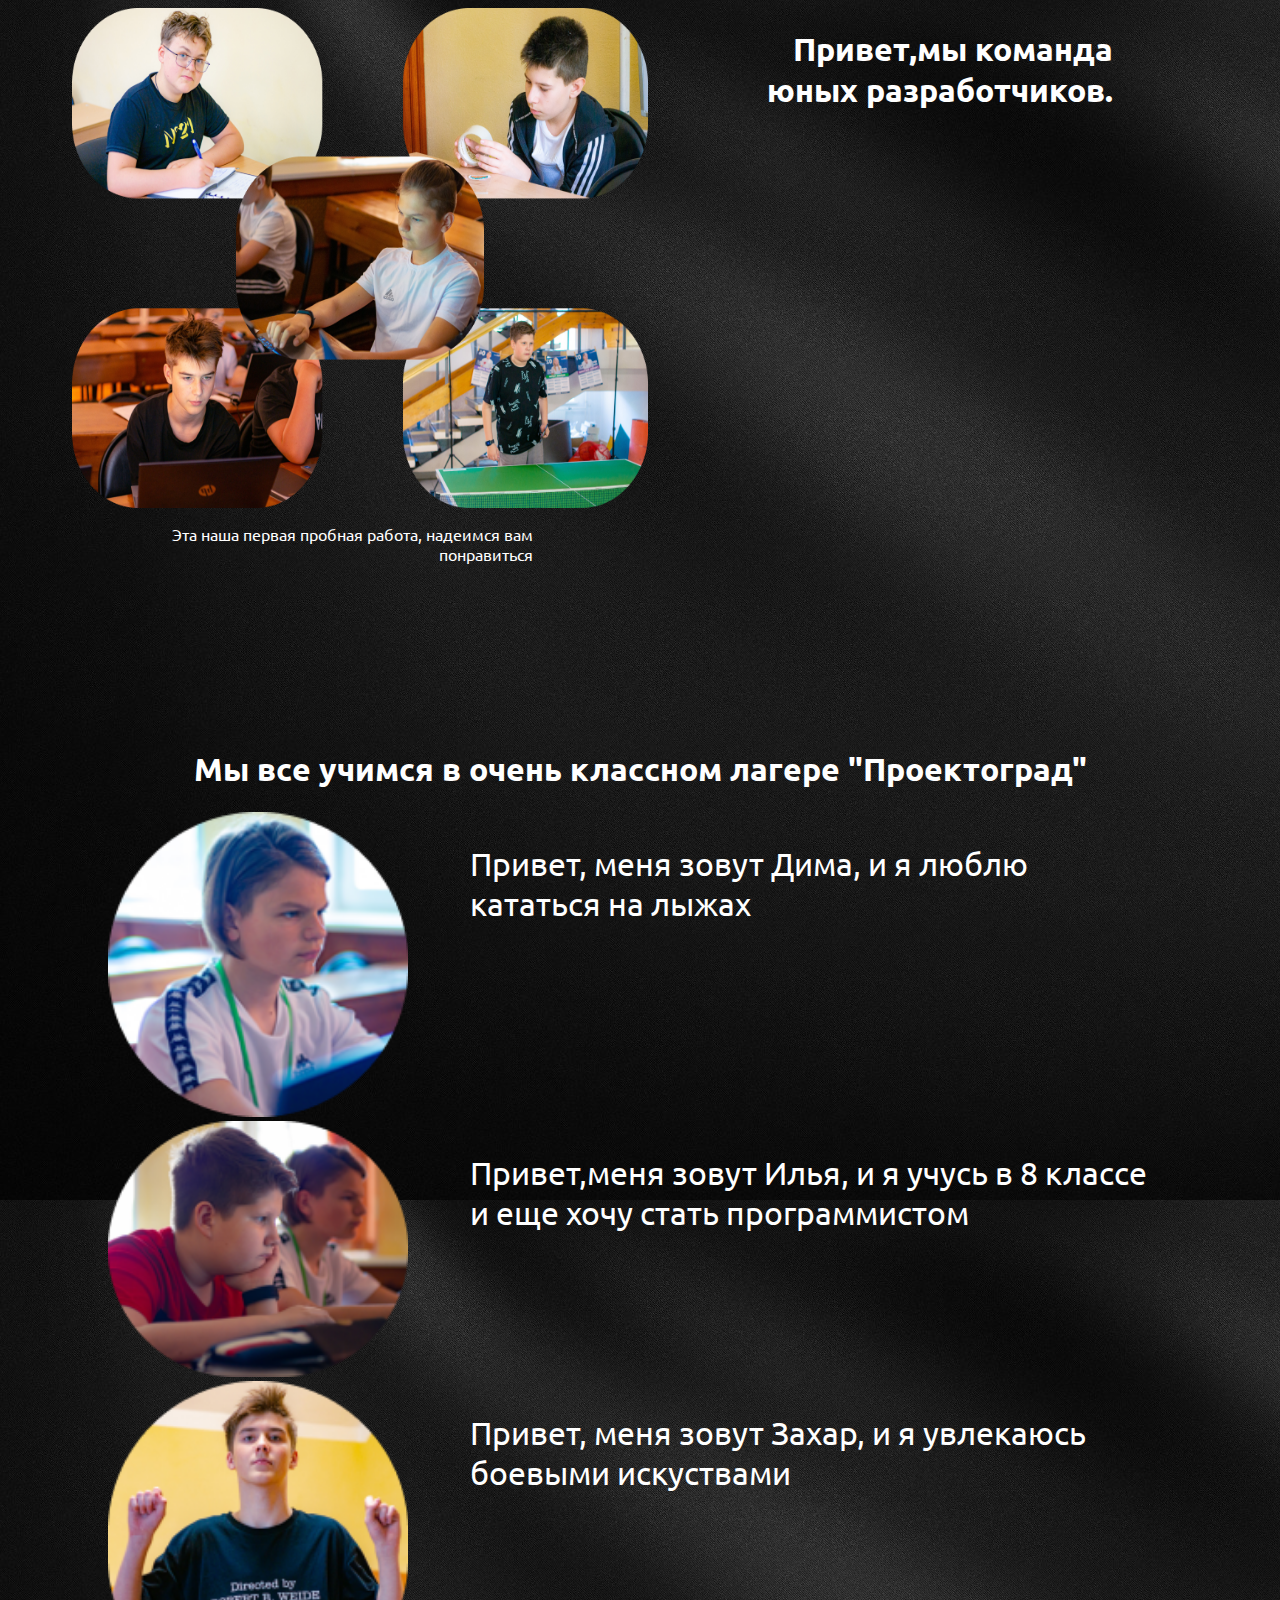
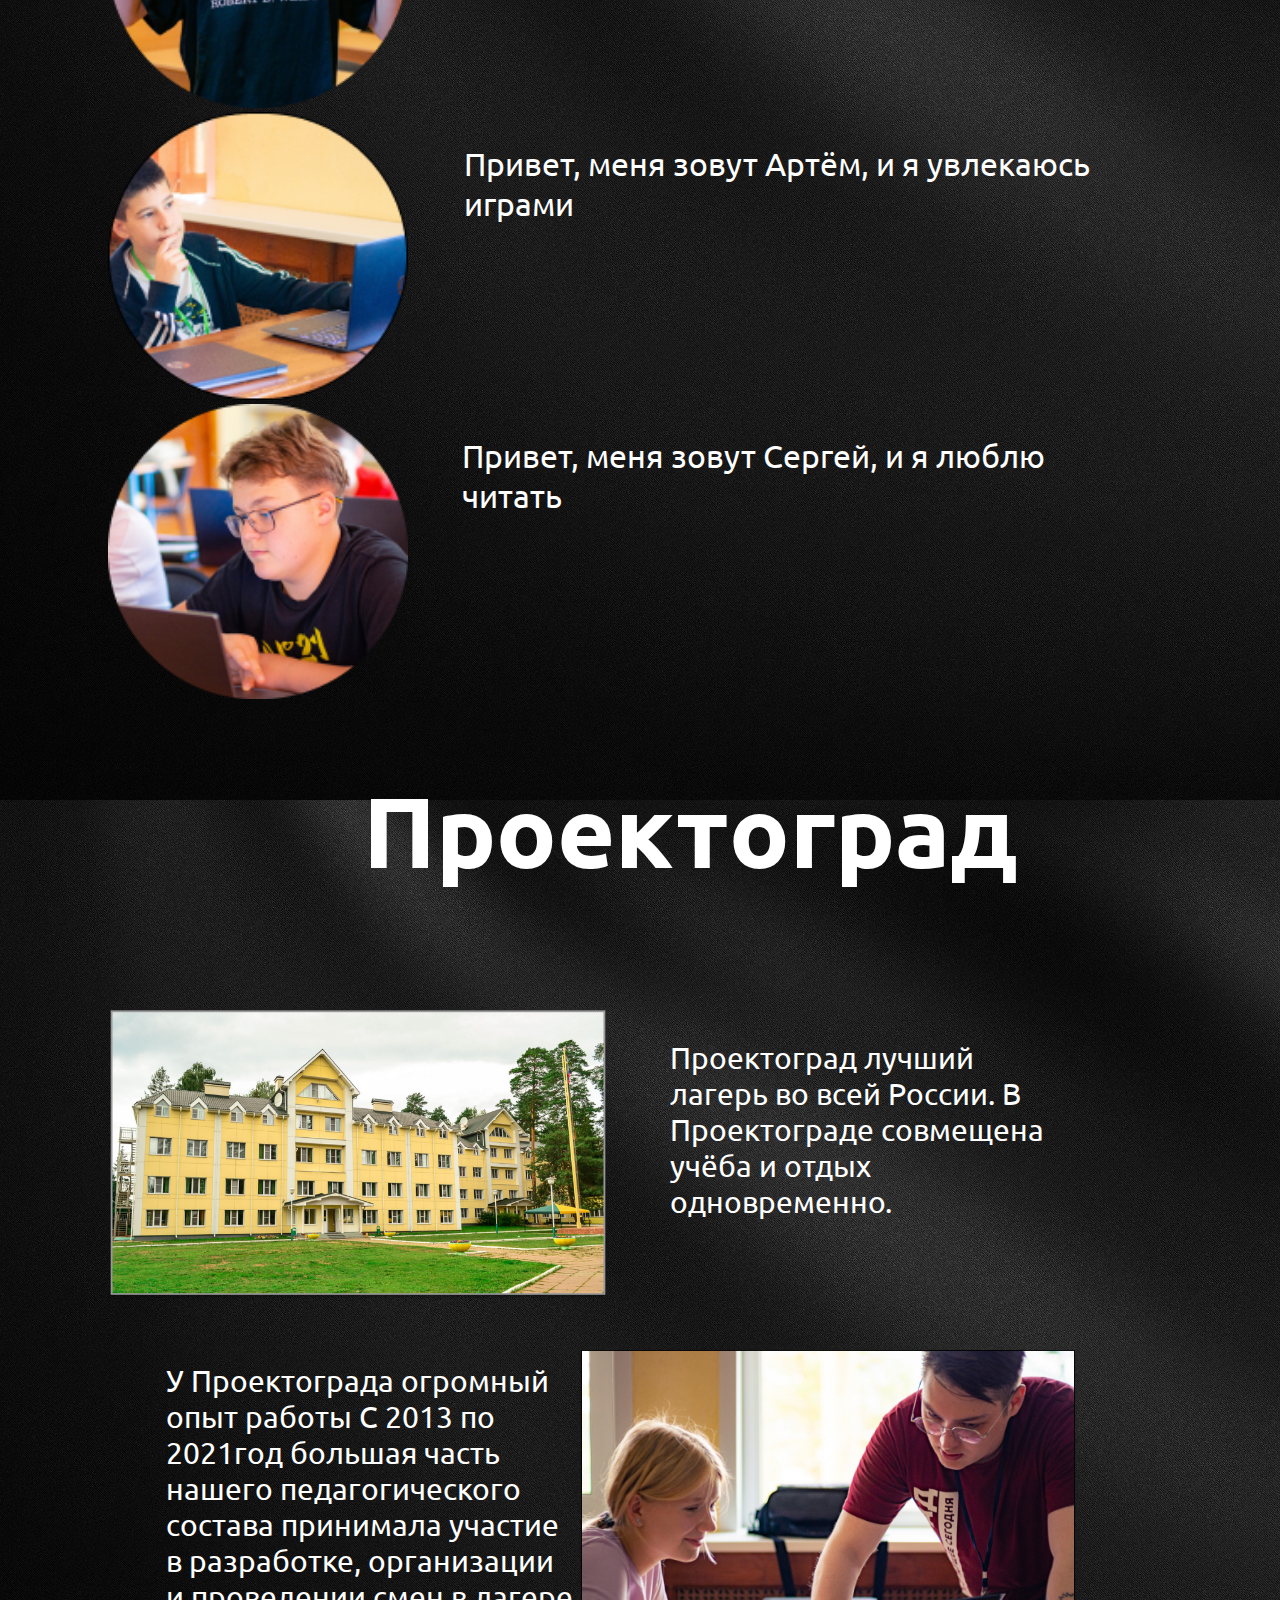
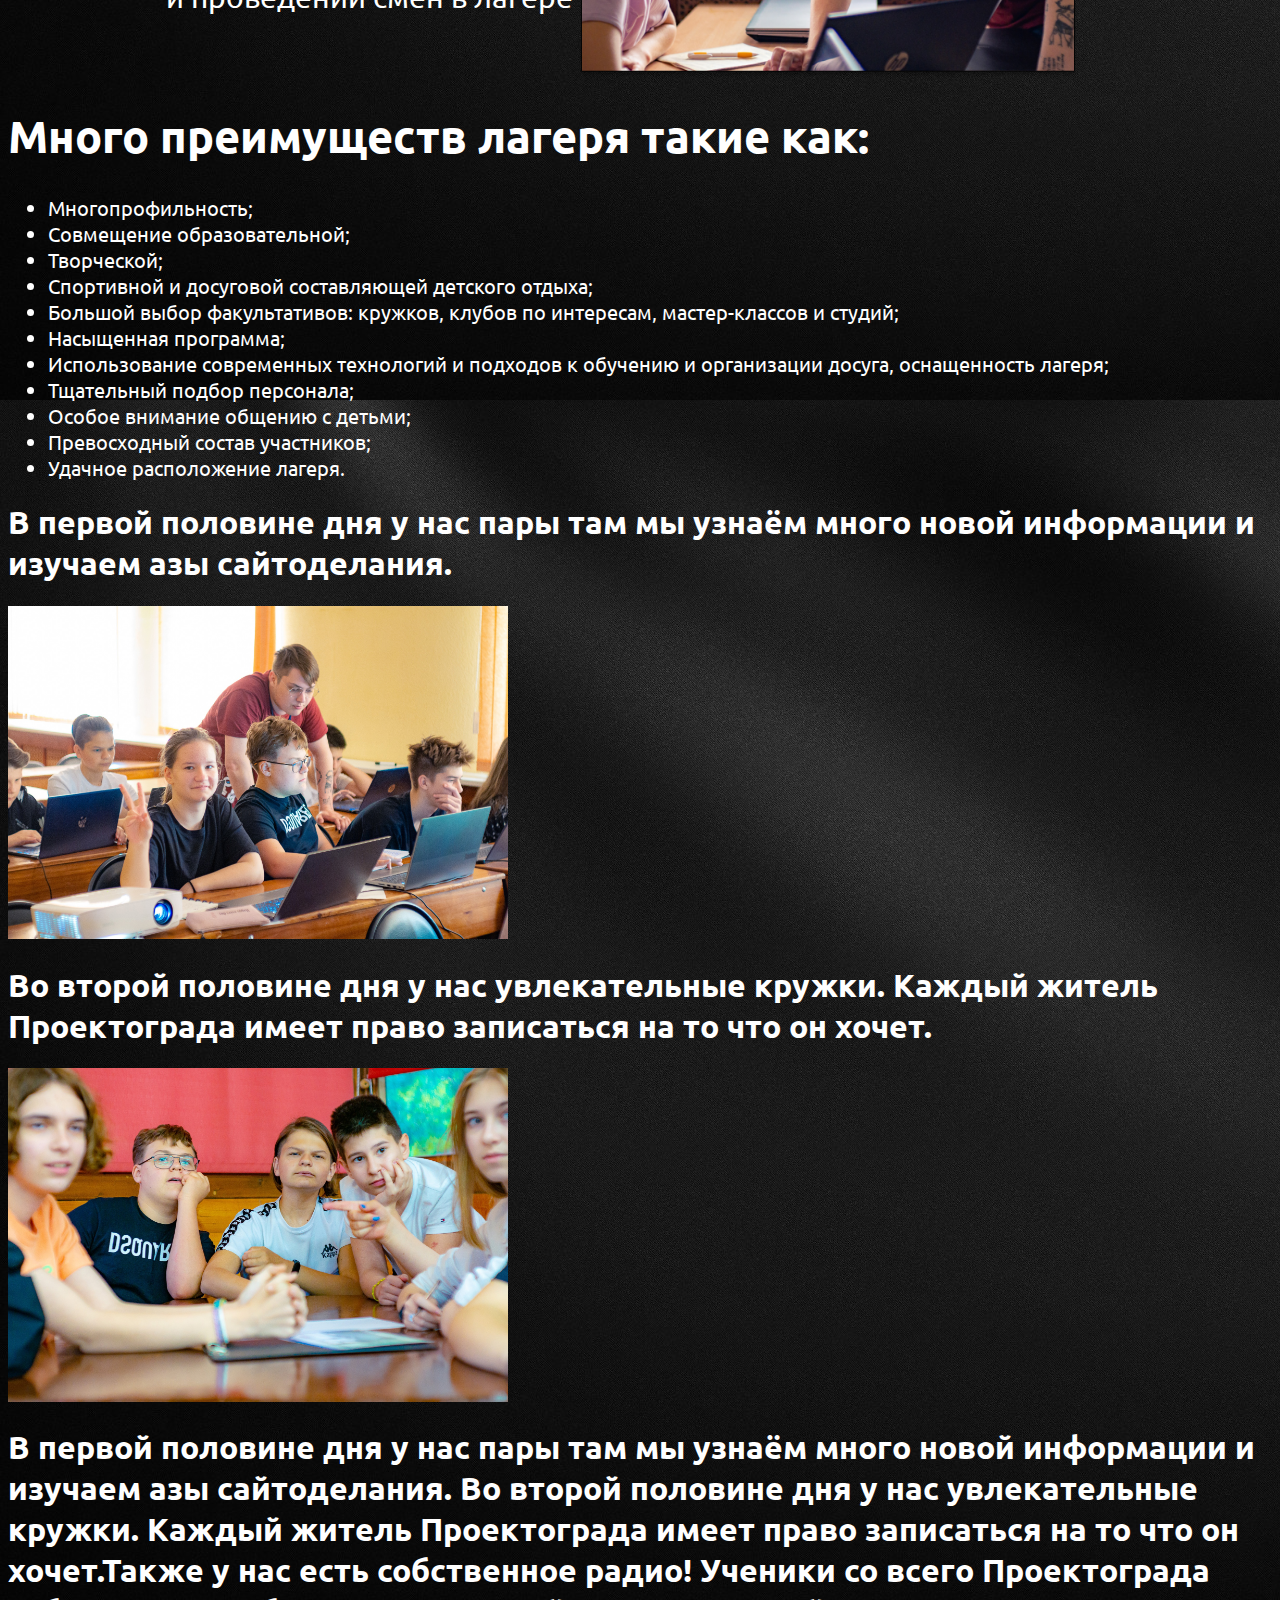
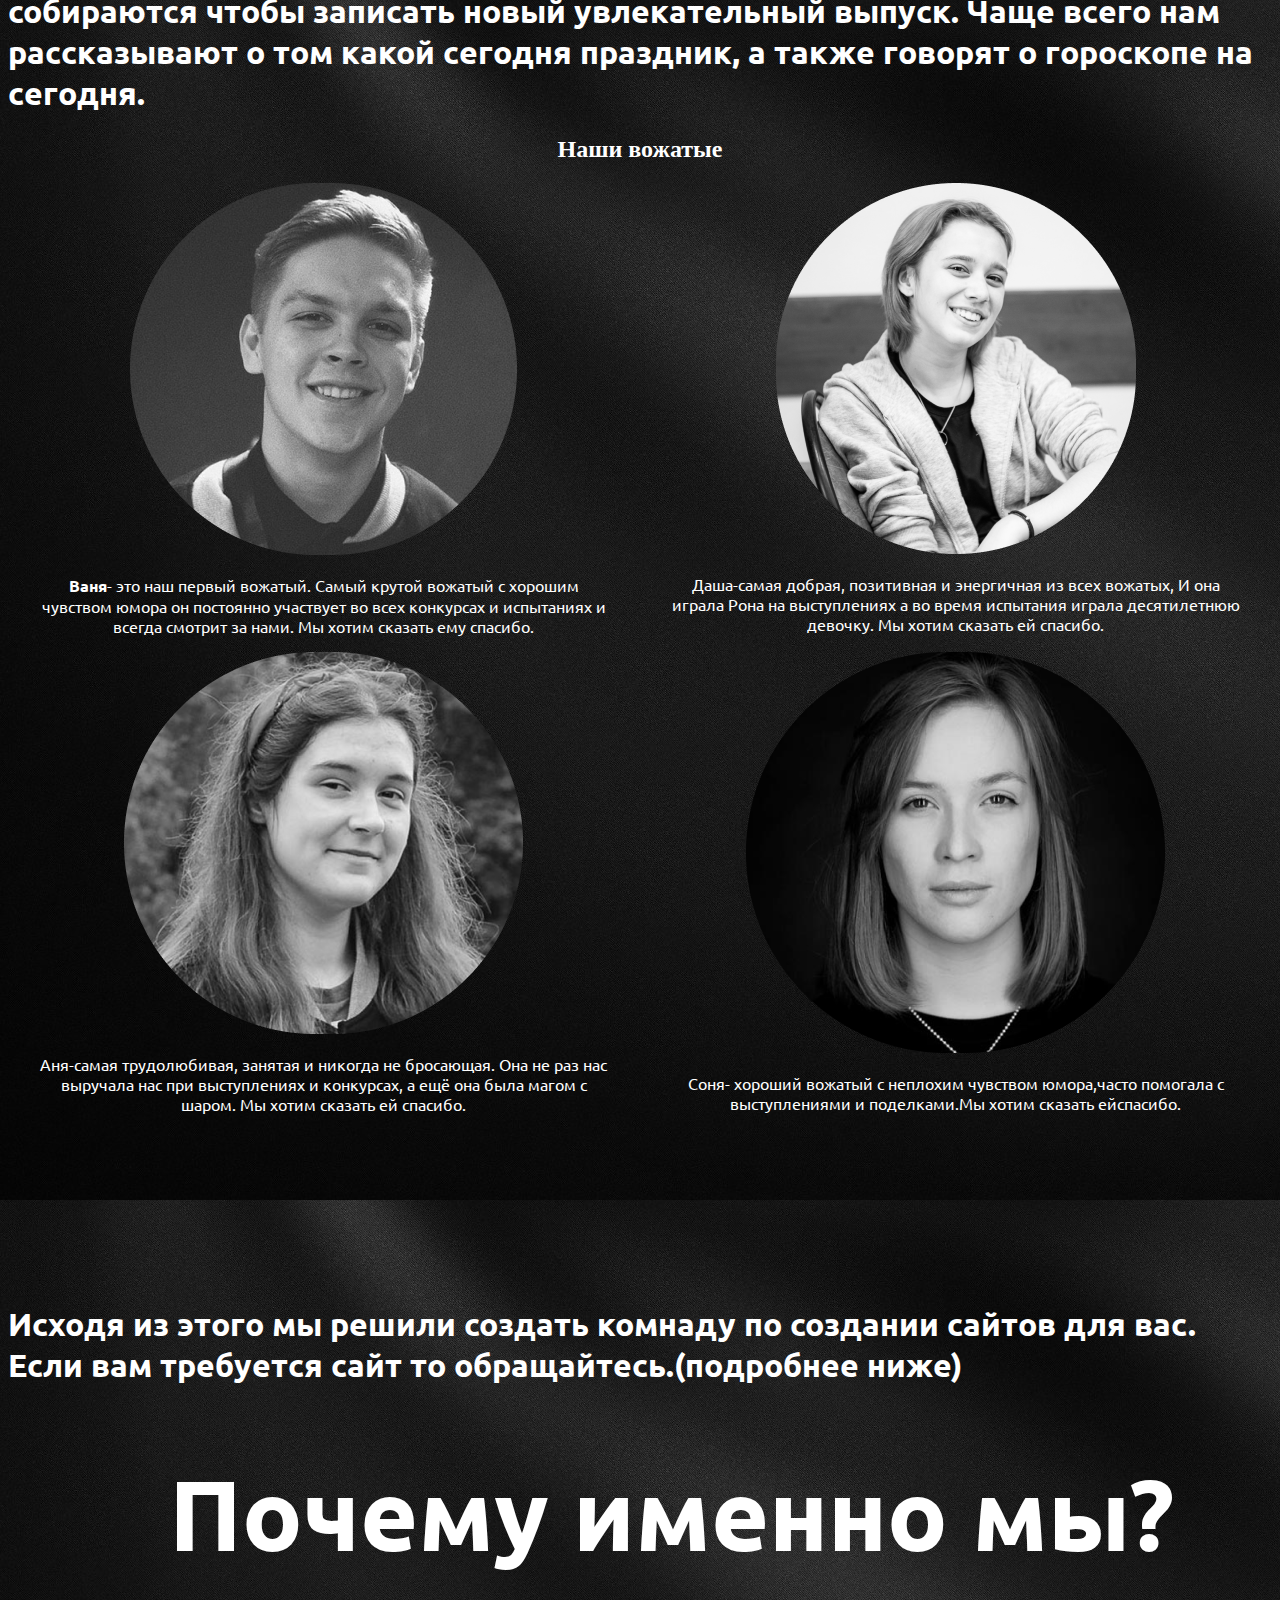
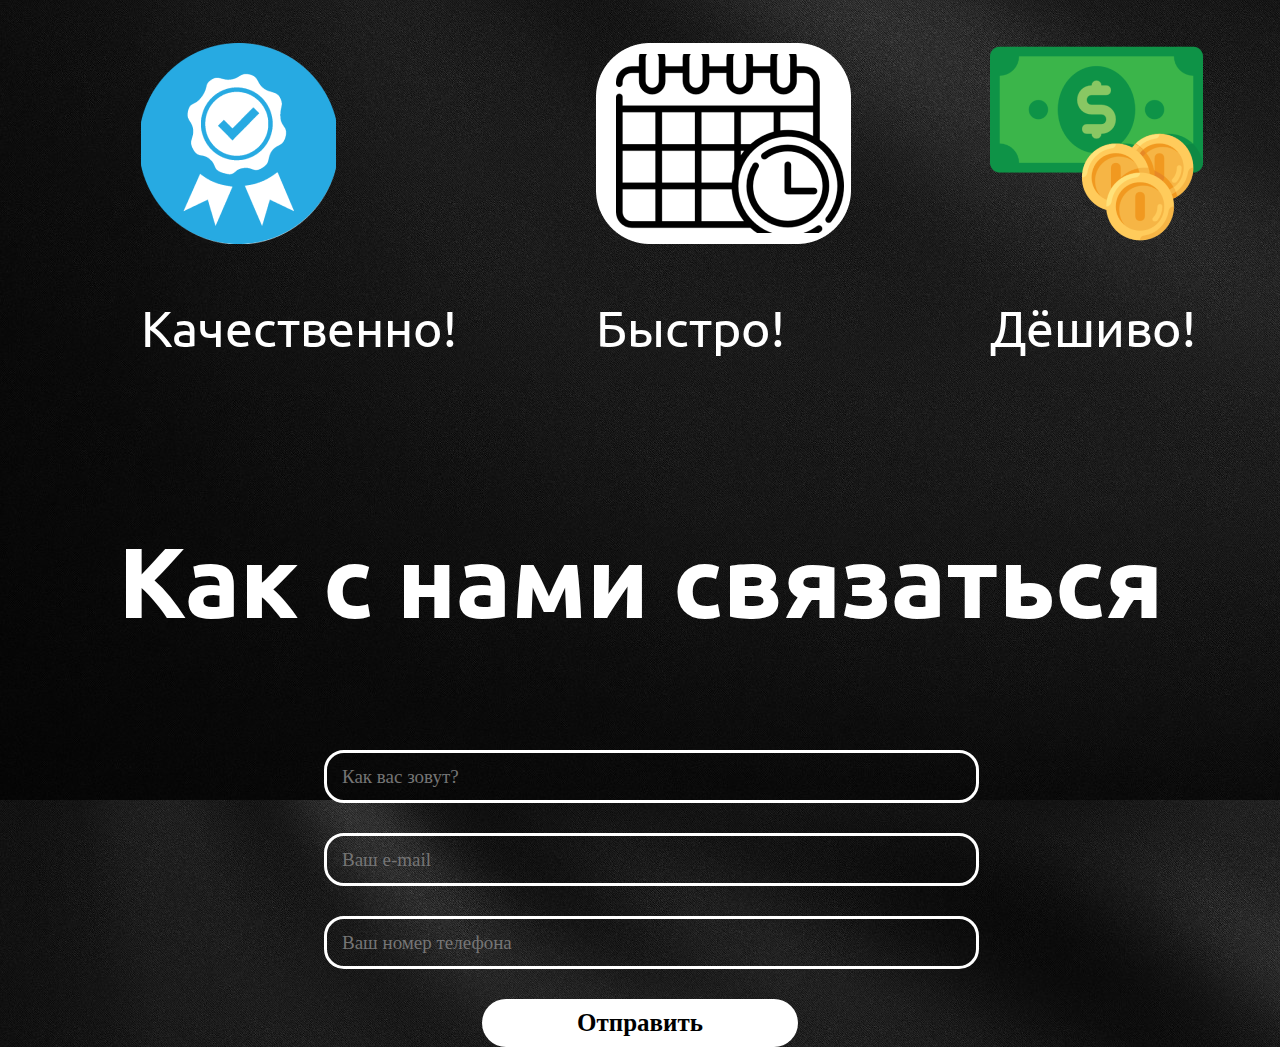
<file: index.html>
<!DOCTYPE html>
<html lang="en">
  <head>
    <link rel="stylesheet" href="main.css" />
    <title>BruhTeam</title>
  </head>
  <body>
    <link href="https://fonts.googleapis.com/css2?family=Ubuntu:ital,wght@0,300;0,400;0,500;0,700;1,300;1,400;1,500;1,700&display=swap" rel="stylesheet">
</head>
<body>
    <div class="blok1">
      <img src="/proektograd-leto/images/Group 3.png" class="group1" />
      <h1 class="text1">Привет,мы команда юных разработчиков.</h1>
      <p class="text1"> Эта наша первая пробная работа, надеимся вам понравиться</p>
    </div>
    <h1 class="zagalovok"> Мы все учимся в очень классном лагере "Проектоград"</h1>
    <div class="block2">
        <img src="/proektograd-leto/images/image 1.png" class="picture2">
        <p class="text2"> Привет, меня зовут Дима, и я люблю кататься на лыжах</p>
    </div>
    <div class="block2">
        <img src="/proektograd-leto/images/image 2.png" class="picture2">
        <p class="text2">Привет,меня зовут Илья, и я учусь в 8 классе и еще хочу стать программистом</p>
    </div>
    <div class="block2">
        <img src="/proektograd-leto/images/image 3.png" class="picture2">
        <p class="text2"> Привет, меня зовут Захар, и я увлекаюсь боевыми искуствами</p>
    </div>
    <div class="block2">
        <img src="/proektograd-leto/images/image 4.png" class="picture2">
        <p class="text2"> Привет, меня зовут Артём, и я увлекаюсь играми</p>
    </div>
    <div class="block2">
        <img src="/proektograd-leto/images/image 5.png" class="picture2">
        <p class="text2"> Привет, меня зовут Сергей, и я люблю читать</p>
    </div>
    <div class="block2">
        <h1 class="proektograd"> Проектоград</h1>
        <img src="/proektograd-leto/images/место 1.png" class="picture3">
        <p class="text3">Проектоград лучший лагерь во всей России. В Проектограде совмещена учёба и отдых одновременно.</p>
    </div>
    <div class="block2">
        <p class="text3"> У Проектограда огромный опыт работы С 2013 по 2021год большая часть нашего педагогического состава принимала участие в разработке, организации и проведении смен в лагере</p>
        <img src="/proektograd-leto/images/image 6.png" class="picture3">

    </div>
    <div class="block3">
        <h1 class="text4"> Много преимуществ лагеря такие как:</h1>
        <ul class="text5">
            <li>Многопрофильность;</li>
            <li>Совмещение образовательной;</li>
            <li>Творческой;</li>
            <li>Спортивной и досуговой составляющей детского отдыха;</li>
            <li>Большой выбор факультативов: кружков, клубов по интересам, мастер-классов и студий;</li>
            <li>Насыщенная программа;</li>
            <li>Использование современных технологий и подходов к обучению и организации досуга, оснащенность лагеря;</li>
            <li>Тщательный подбор персонала;</li>
            <li>Особое внимание общению с детьми;</li>
            <li>Превосходный состав участников;</li>
            <li>Удачное расположение лагеря.</li>
        </ul>
    </div>
    <div class="block3">
        <h1 class="text6"> В первой половине дня у нас пары там мы узнаём много новой информации и изучаем азы сайтоделания.</h1>
        <img src="/proektograd-leto/images/3blockp1.jpg" class="picture4">
        <h1 class="text6"> Во второй половине дня у нас увлекательные кружки. Каждый житель Проектограда имеет право записаться на то что он хочет.</h1>
        <img src="/proektograd-leto/images/nos.jpg" class="picture4">
        <h1 class="text6"> В первой половине дня у нас пары там мы узнаём много новой информации и изучаем азы сайтоделания. Во второй половине дня у нас увлекательные кружки. Каждый житель Проектограда имеет право записаться на то что он хочет.Также у нас есть собственное радио! Ученики со всего Проектограда собираются чтобы записать новый увлекательный выпуск. Чаще всего нам рассказывают о том какой сегодня праздник, а также говорят о гороскопе на сегодня.</h1>
    </div>
    <div class=blok-s-vozhatymi>
        <h2 class="Lol">Наши вожатые</h2>
        <div class="vozhatye">
            <div class="block4">
                <img src="/proektograd-leto/images/Савельев 1.png" class="Vozhatie">
                <p class="text7"><strong>Ваня</strong>- это наш первый вожатый. Самый крутой вожатый с хорошим чувством юмора он постоянно участвует во всех конкурсах и испытаниях и всегда смотрит за нами. Мы хотим сказать ему спасибо.</p1>
            </div>
            <div class="block4">
                <img src="/proektograd-leto/images/Даша 2 1.png" class="Vozhatie">
                <p class="text7">Даша-самая добрая, позитивная и энергичная из всех вожатых, И она играла Рона на выступлениях а во время испытания играла десятилетнюю девочку. Мы хотим сказать ей спасибо.</p>
            </div>
            <div class="block4">
                <img src="/proektograd-leto/images/Лобова 1.png" class="Vozhatie">
                <p class="text7">Аня-самая трудолюбивая, занятая и никогда не бросающая. Она не раз нас выручала нас при выступлениях и конкурсах,  а ещё она была магом с шаром. Мы хотим сказать ей спасибо.</p>
            </div>
            <div class="block4">
                <img src="/proektograd-leto/images/Хасанова 1.png" class="Vozhatie">
                <p class="text7">Соня- хороший вожатый с неплохим чувством юмора,часто помогала с выступлениями и поделками.Мы хотим сказать ейспасибо.</p>
            </div>
        </div>
    </div>
    <div>
    <h1 class="text7"> Исходя из этого мы решили создать комнаду по создании сайтов для вас. Если вам требуется сайт то обращайтесь.(подробнее ниже)</h1>
    </div>
    <div class="block5">
        <h1 class="text8"> Почему именно мы?</h1>
        <div class="flex">
            <div class="flex-container">
                <img src="/proektograd-leto/images/content_3 1.png" class="flex-image">
                <p class="flex-text">Качественно!</p>
            </div>
            <div class="flex-container">
                <img src="/proektograd-leto/images/Group 4.png" class="flex-image">
                <p class="flex-text">Быстро!</p>
            </div>
            <div class="flex-container">
                <img src="/proektograd-leto/images/money (1) 1.png" class="flex-image">
                <p class="flex-text">Дёшиво!</p >
            </div>
        </div>
    </div>
    <div class="block6"> 
        <h1 class="text8">Как с нами связаться</h1> 
        <form action="send.php" method="post" class="forma">
            <input type="text" name="fio" placeholder="Как вас зовут?" class="form-input">
            <input type="text" name="email" placeholder="Ваш e-mail" class="form-input">
            <input type="text" name="phone" placeholder="Ваш номер телефона" class="form-input">
            <input type="submit" value="Отправить" class="form-button">
            </form>
    </div>
  </body>
</html>
</file>
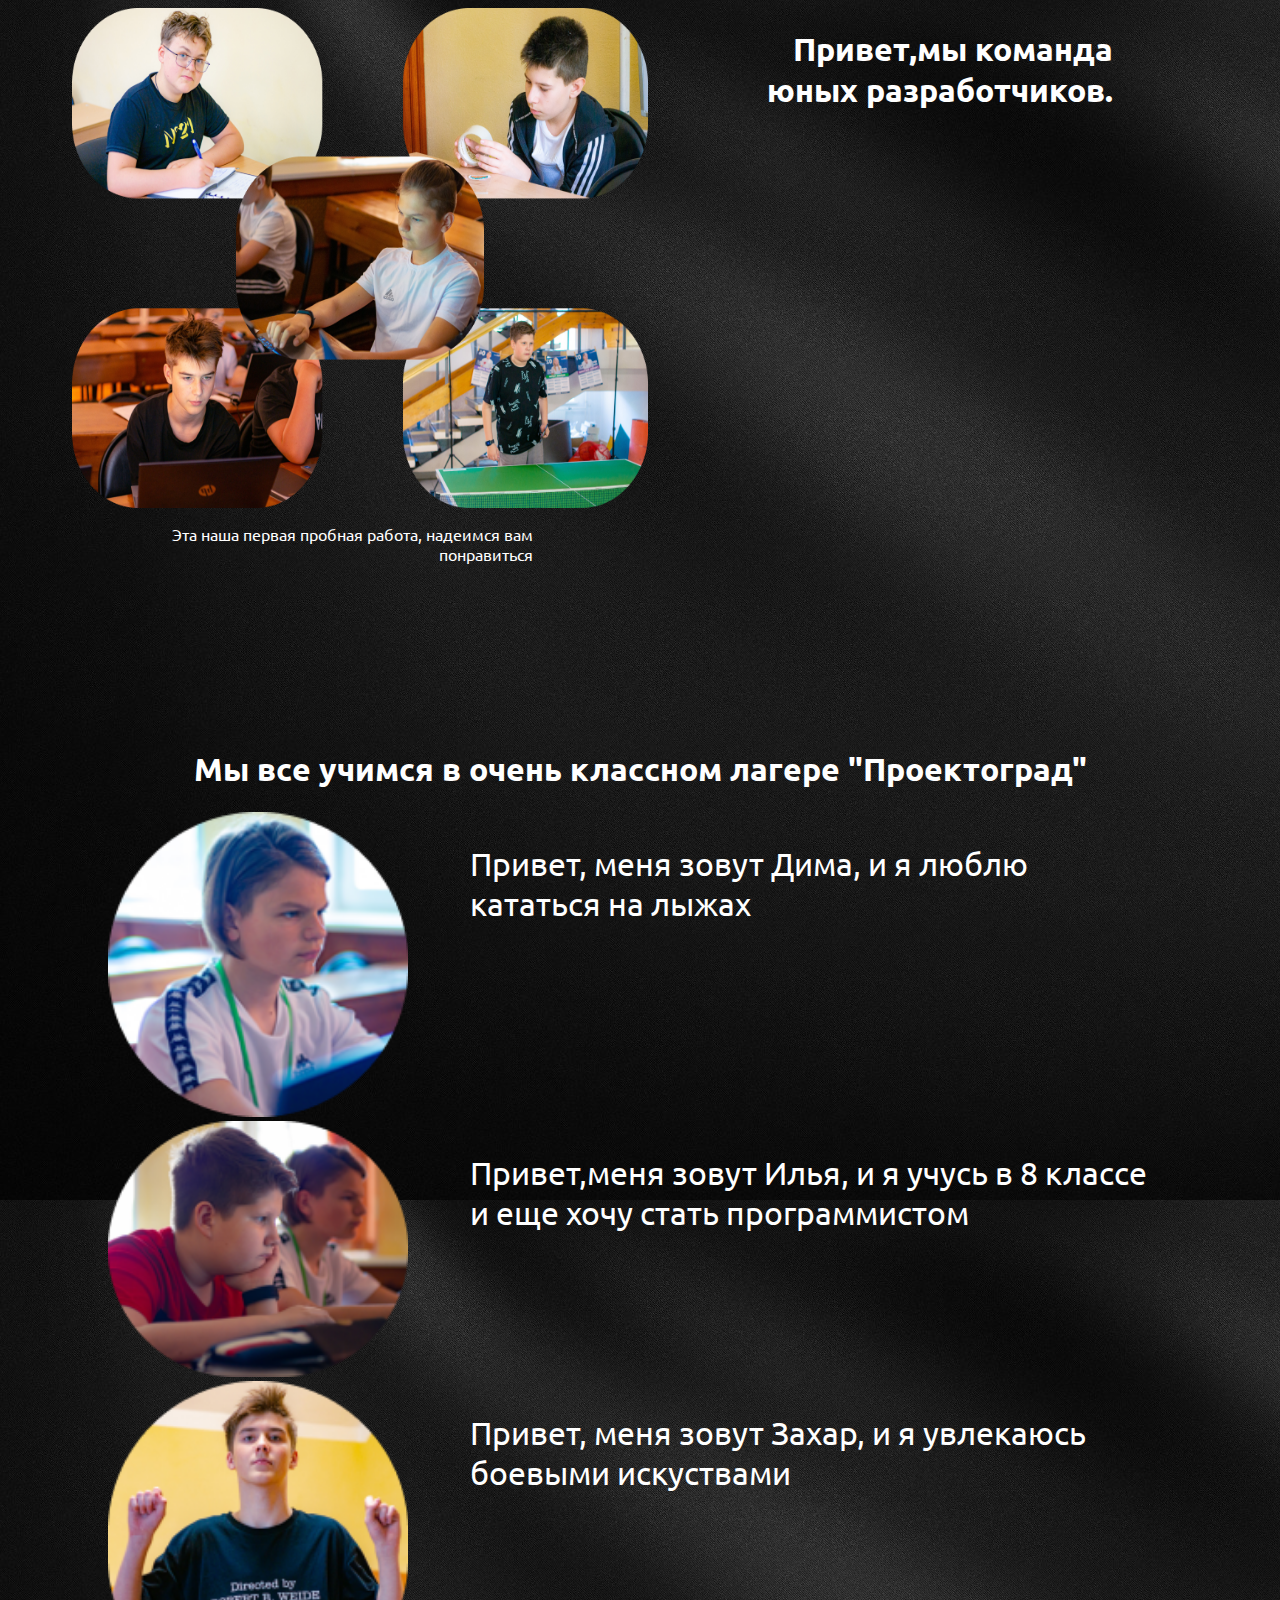
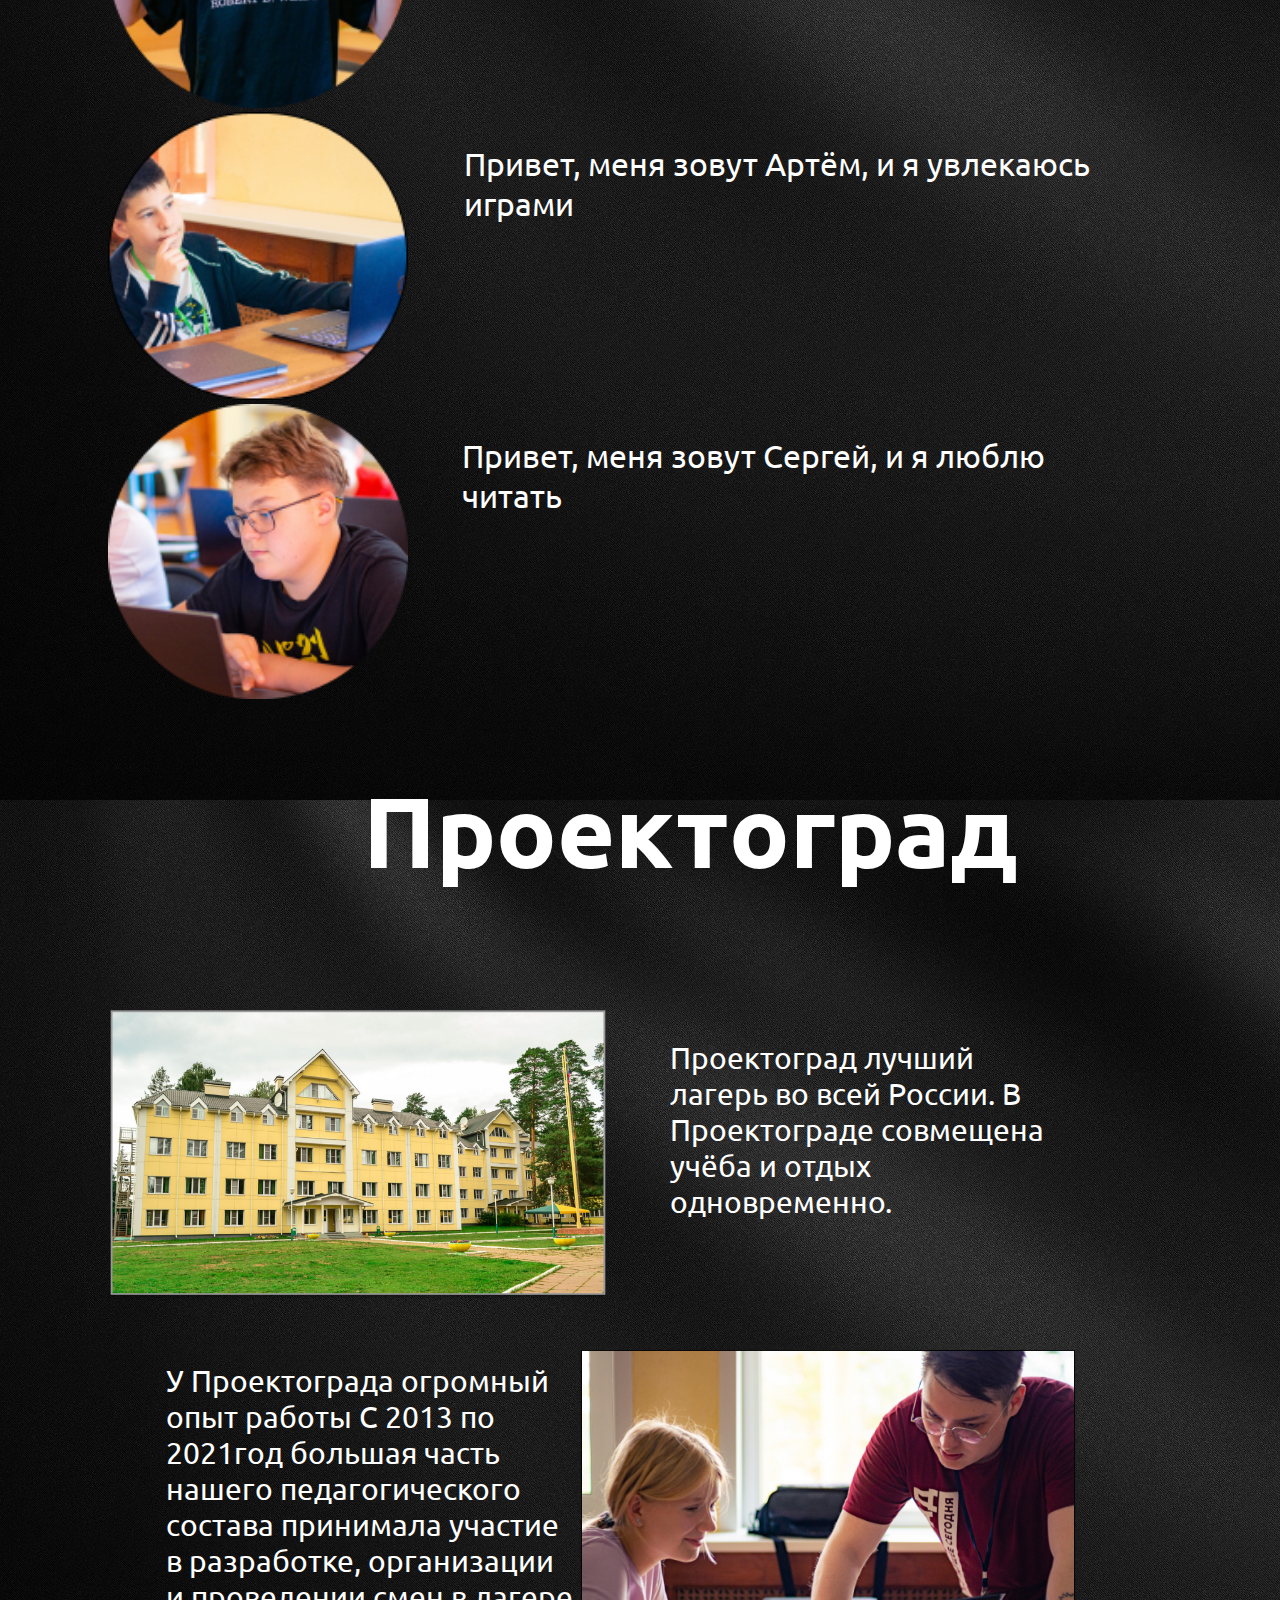
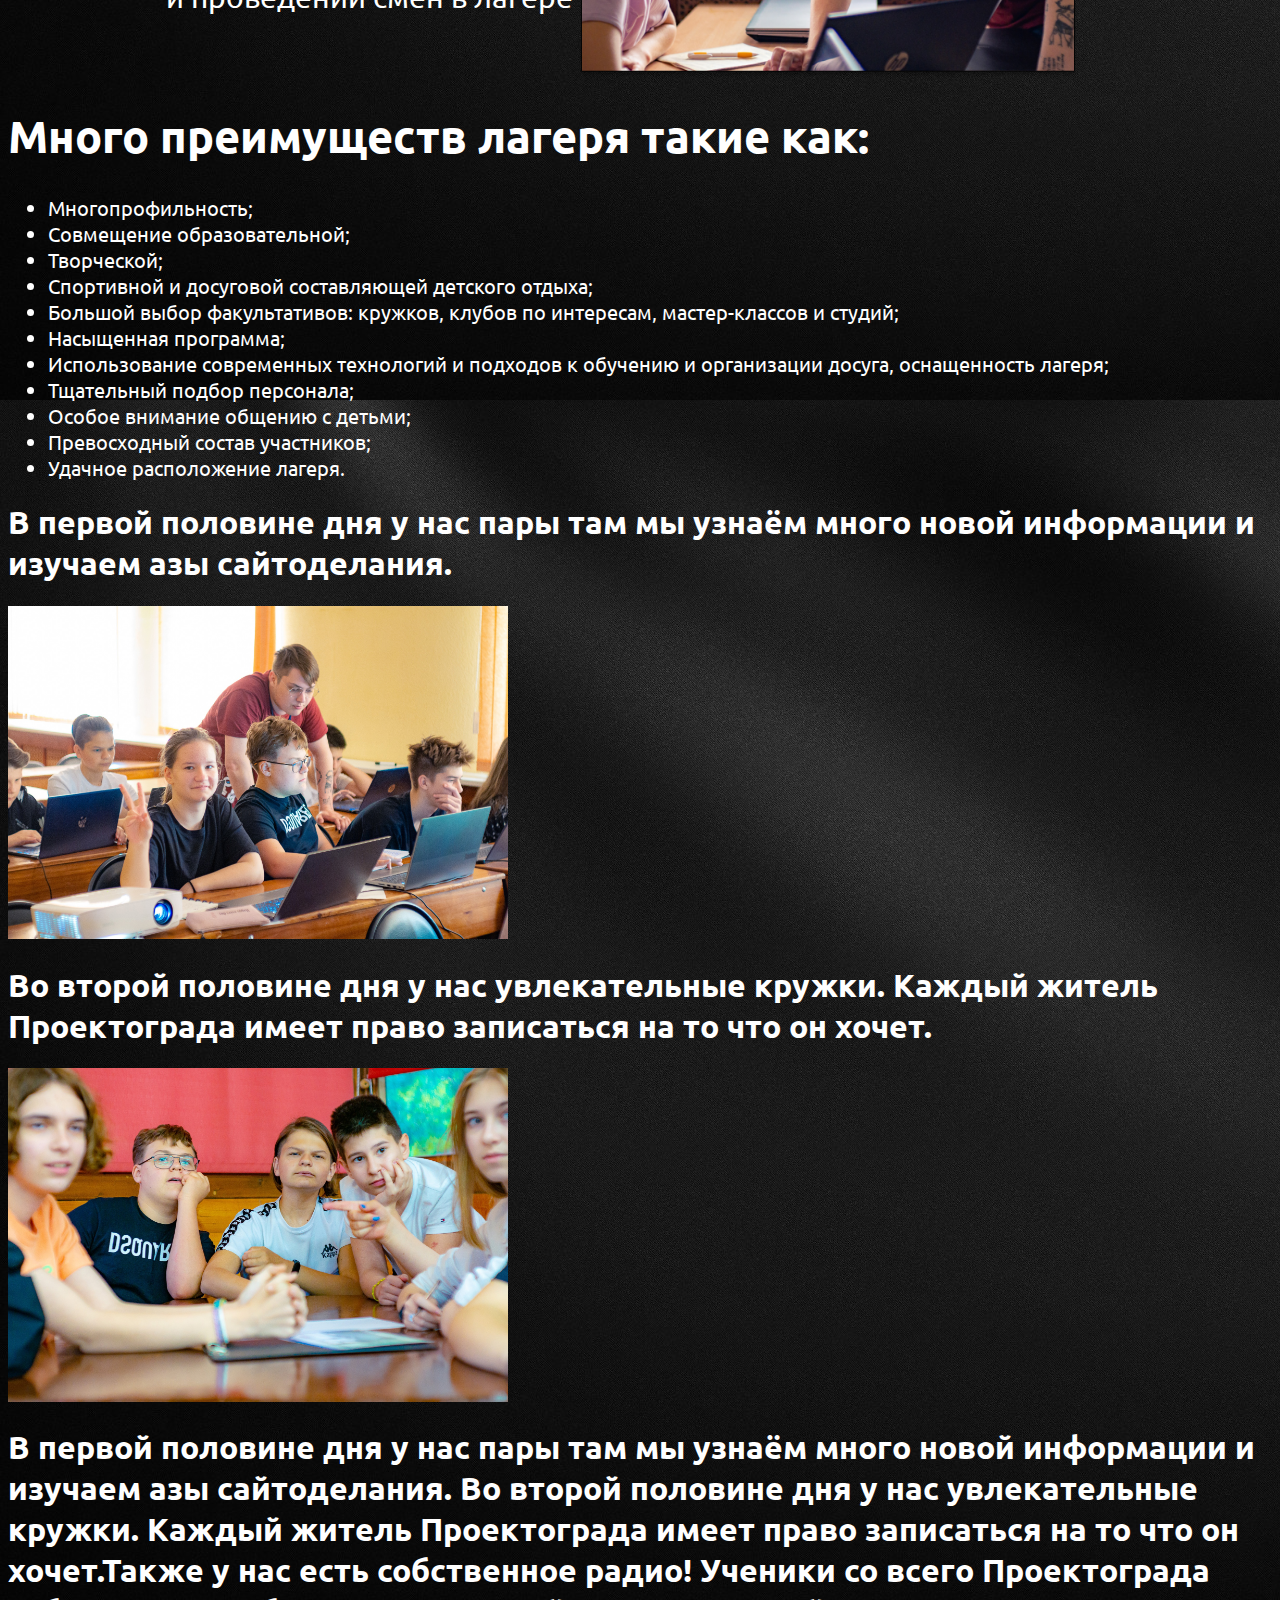
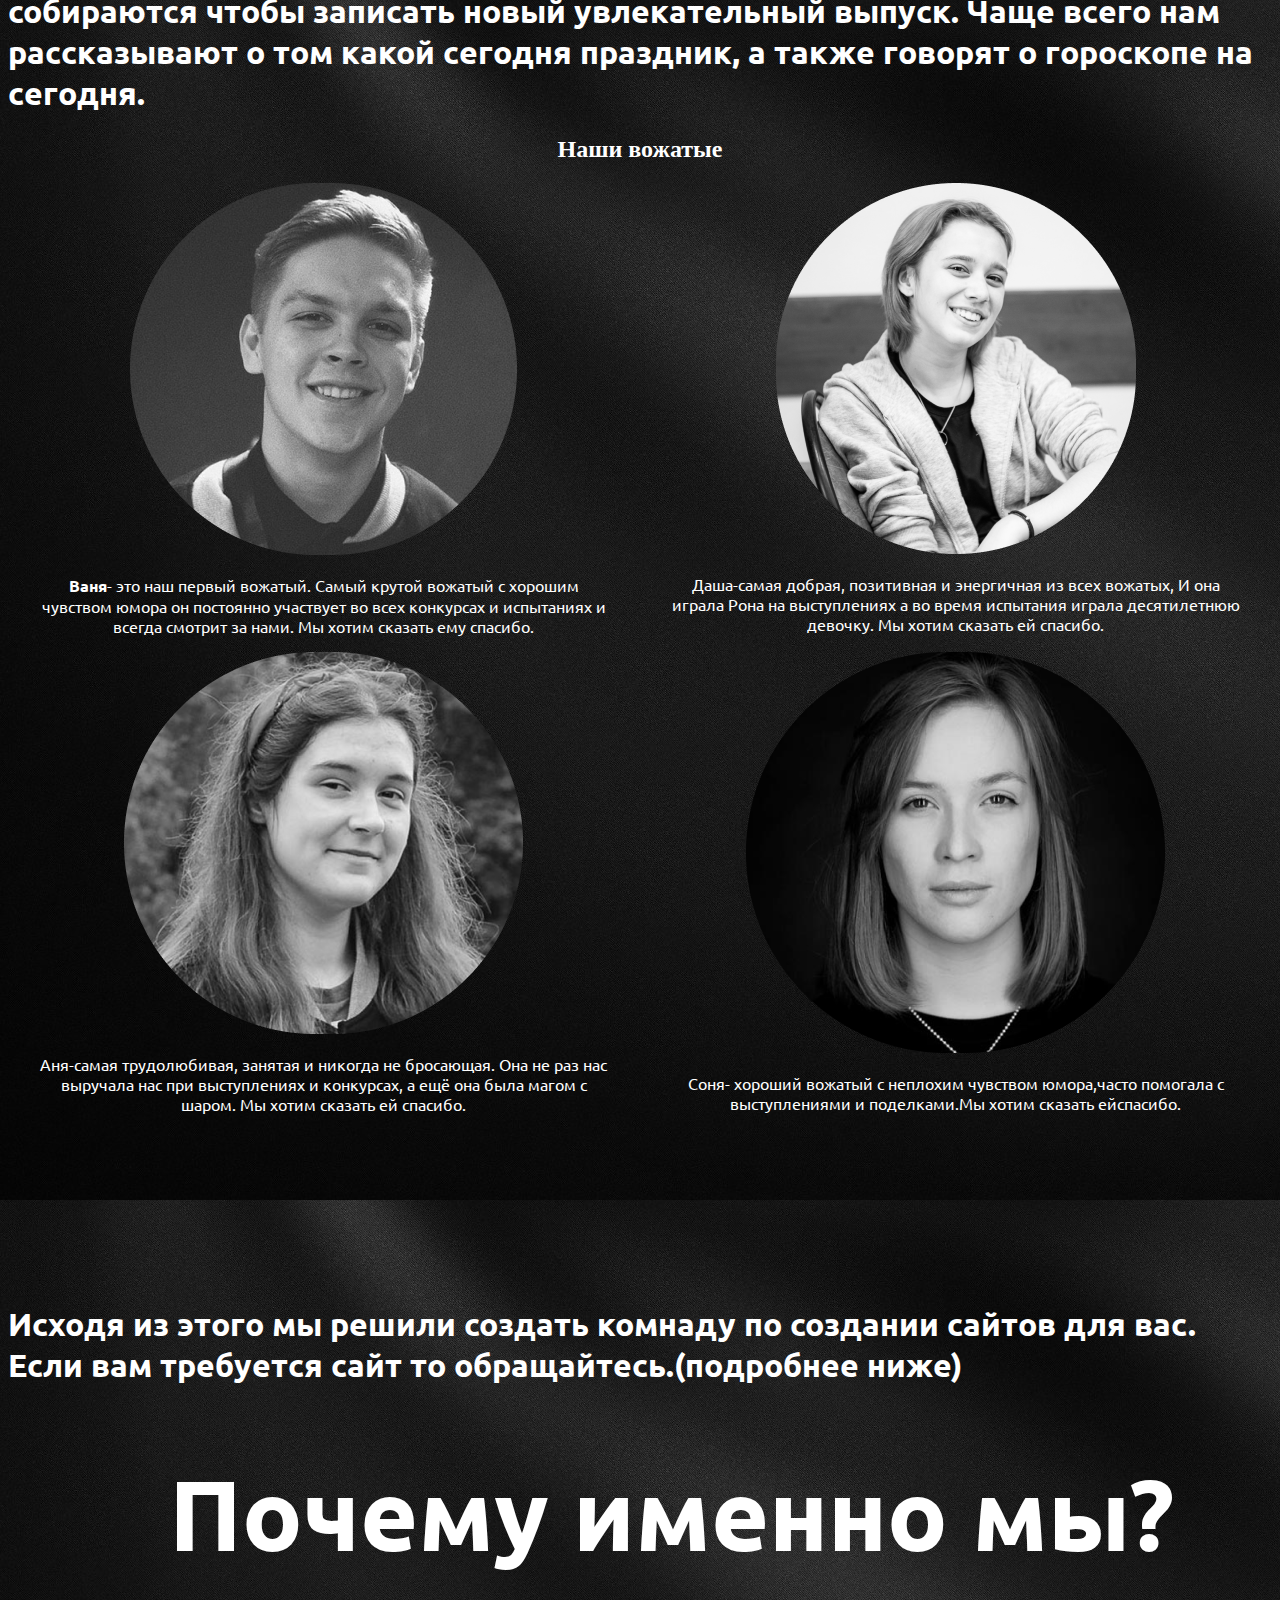
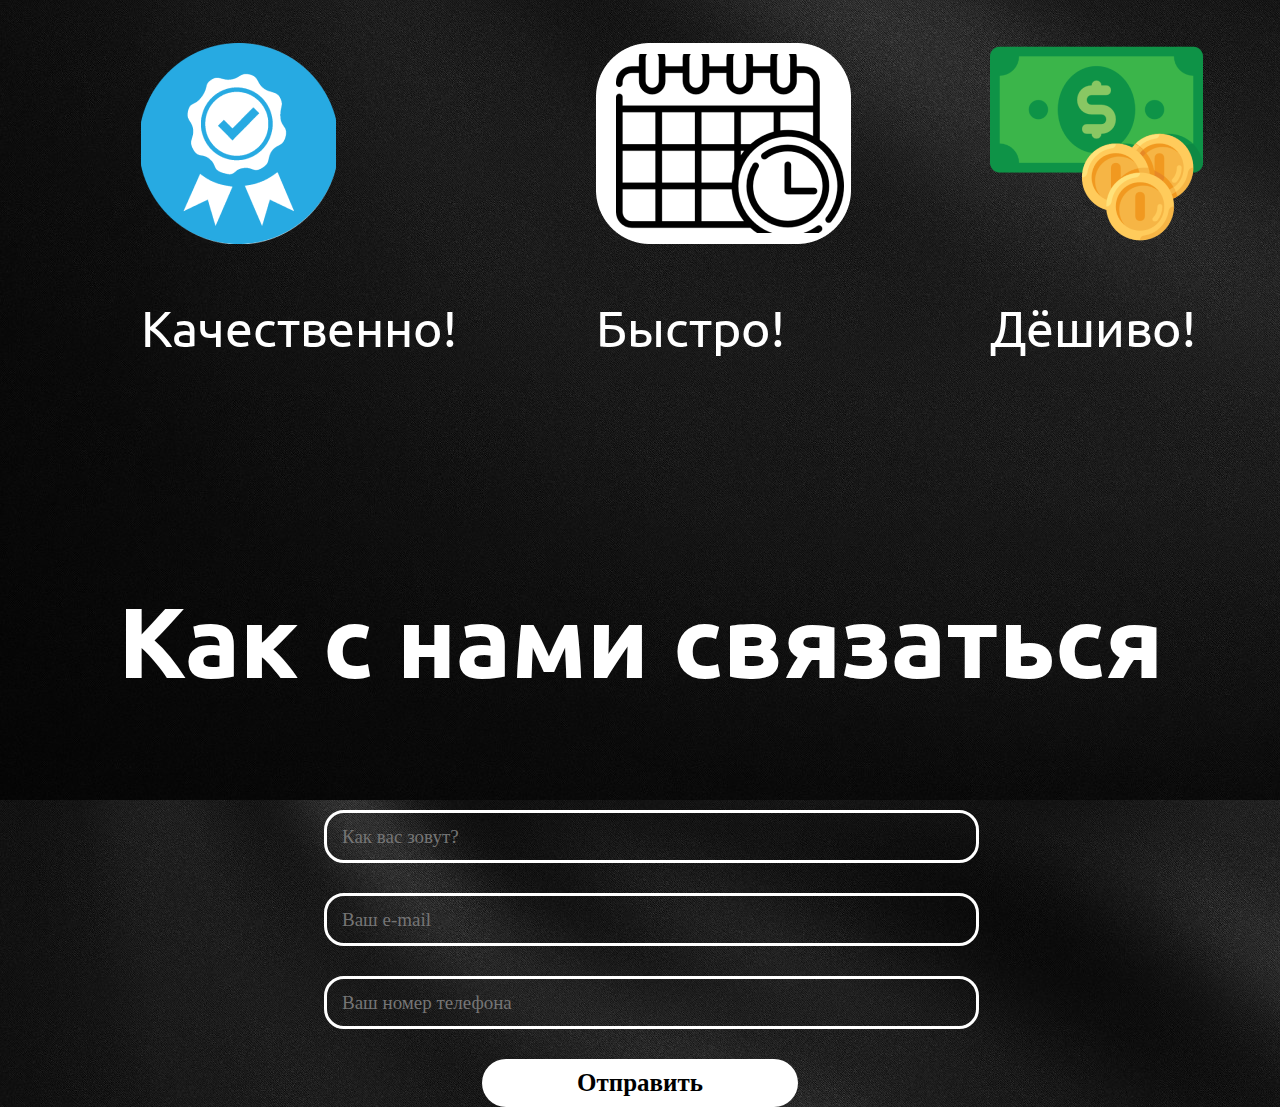
<file: proektograd-leto/index.html>
<!DOCTYPE html>
<html lang="en">
  <head>
    <link rel="stylesheet" href="main.css" />
    <title>Proektograd</title>
  </head>
  <body>
    <link href="https://fonts.googleapis.com/css2?family=Ubuntu:ital,wght@0,300;0,400;0,500;0,700;1,300;1,400;1,500;1,700&display=swap" rel="stylesheet">
</head>
<body>
    <div class="blok1">
      <img src="/proektograd-leto/images/Group 3.png" class="group1" />
      <h1 class="text1">Привет,мы команда юных разработчиков.</h1>
      <p class="text1"> Эта наша первая пробная работа, надеимся вам понравиться</p>
    </div>
    <h1 class="zagalovok"> Мы все учимся в очень классном лагере "Проектоград"</h1>
    <div class="block2">
        <img src="/proektograd-leto/images/image 1.png" class="picture2">
        <p class="text2"> Привет, меня зовут Дима, и я люблю кататься на лыжах</p>
    </div>
    <div class="block2">
        <img src="/proektograd-leto/images/image 2.png" class="picture2">
        <p class="text2">Привет,меня зовут Илья, и я учусь в 8 классе и еще хочу стать программистом</p>
    </div>
    <div class="block2">
        <img src="/proektograd-leto/images/image 3.png" class="picture2">
        <p class="text2"> Привет, меня зовут Захар, и я увлекаюсь боевыми искуствами</p>
    </div>
    <div class="block2">
        <img src="/proektograd-leto/images/image 4.png" class="picture2">
        <p class="text2"> Привет, меня зовут Артём, и я увлекаюсь играми</p>
    </div>
    <div class="block2">
        <img src="/proektograd-leto/images/image 5.png" class="picture2">
        <p class="text2"> Привет, меня зовут Сергей, и я люблю читать</p>
    </div>
    <div class="block2">
        <h1 class="proektograd"> Проектоград</h1>
        <img src="/proektograd-leto/images/место 1.png" class="picture3">
        <p class="text3">Проектоград лучший лагерь во всей России. В Проектограде совмещена учёба и отдых одновременно.</p>
    </div>
    <div class="block2">
        <p class="text3"> У Проектограда огромный опыт работы С 2013 по 2021год большая часть нашего педагогического состава принимала участие в разработке, организации и проведении смен в лагере</p>
        <img src="/proektograd-leto/images/image 6.png" class="picture3">

    </div>
    <div class="block3">
        <h1 class="text4"> Много преимуществ лагеря такие как:</h1>
        <ul class="text5">
            <li>Многопрофильность;</li>
            <li>Совмещение образовательной;</li>
            <li>Творческой;</li>
            <li>Спортивной и досуговой составляющей детского отдыха;</li>
            <li>Большой выбор факультативов: кружков, клубов по интересам, мастер-классов и студий;</li>
            <li>Насыщенная программа;</li>
            <li>Использование современных технологий и подходов к обучению и организации досуга, оснащенность лагеря;</li>
            <li>Тщательный подбор персонала;</li>
            <li>Особое внимание общению с детьми;</li>
            <li>Превосходный состав участников;</li>
            <li>Удачное расположение лагеря.</li>
        </ul>
    </div>
    <div class="block3">
        <h1 class="text6"> В первой половине дня у нас пары там мы узнаём много новой информации и изучаем азы сайтоделания.</h1>
        <img src="/proektograd-leto/images/3blockp1.jpg" class="picture4">
        <h1 class="text6"> Во второй половине дня у нас увлекательные кружки. Каждый житель Проектограда имеет право записаться на то что он хочет.</h1>
        <img src="/proektograd-leto/images/nos.jpg" class="picture4">
        <h1 class="text6"> В первой половине дня у нас пары там мы узнаём много новой информации и изучаем азы сайтоделания. Во второй половине дня у нас увлекательные кружки. Каждый житель Проектограда имеет право записаться на то что он хочет.Также у нас есть собственное радио! Ученики со всего Проектограда собираются чтобы записать новый увлекательный выпуск. Чаще всего нам рассказывают о том какой сегодня праздник, а также говорят о гороскопе на сегодня.</h1>
    </div>
    <div class=blok-s-vozhatymi>
        <h2 class="Lol">Наши вожатые</h2>
        <div class="vozhatye">
            <div class="block4">
                <img src="/proektograd-leto/images/Савельев 1.png" class="Vozhatie">
                <p class="text7"><strong>Ваня</strong>- это наш первый вожатый. Самый крутой вожатый с хорошим чувством юмора он постоянно участвует во всех конкурсах и испытаниях и всегда смотрит за нами. Мы хотим сказать ему спасибо.</p1>
            </div>
            <div class="block4">
                <img src="/proektograd-leto/images/Даша 2 1.png" class="Vozhatie">
                <p class="text7">Даша-самая добрая, позитивная и энергичная из всех вожатых, И она играла Рона на выступлениях а во время испытания играла десятилетнюю девочку. Мы хотим сказать ей спасибо.</p>
            </div>
            <div class="block4">
                <img src="/proektograd-leto/images/Лобова 1.png" class="Vozhatie">
                <p class="text7">Аня-самая трудолюбивая, занятая и никогда не бросающая. Она не раз нас выручала нас при выступлениях и конкурсах,  а ещё она была магом с шаром. Мы хотим сказать ей спасибо.</p>
            </div>
            <div class="block4">
                <img src="/proektograd-leto/images/Хасанова 1.png" class="Vozhatie">
                <p class="text7">Соня- хороший вожатый с неплохим чувством юмора,часто помогала с выступлениями и поделками.Мы хотим сказать ейспасибо.</p>
            </div>
        </div>
    </div>
    <div>
    <h1 class="text7"> Исходя из этого мы решили создать комнаду по создании сайтов для вас. Если вам требуется сайт то обращайтесь.(подробнее ниже)</h1>
    </div>
    <div class="block5">
        <h1 class="text8"> Почему именно мы?</h1>
        <div class="flex">
            <div class="flex-container">
                <img src="/proektograd-leto/images/content_3 1.png" class="flex-image">
                <p class="flex-text">Качественно!</p>
            </div>
            <div class="flex-container">
                <img src="/proektograd-leto/images/Group 4.png" class="flex-image">
                <p class="flex-text">Быстро!</p>
            </div>
            <div class="flex-container">
                <img src="/proektograd-leto/images/money (1) 1.png" class="flex-image">
                <p class="flex-text">Дёшиво!</p >
            </div>
        </div>
    </div>
    <div class="block6"> 
        <h1 class="text8">Как с нами связаться</h1> 
        <form action="send.php" method="post" class="forma">
            <input type="text" name="fio" placeholder="Как вас зовут?" class="form-input">
            <input type="text" name="email" placeholder="Ваш e-mail" class="form-input">
            <input type="text" name="phone" placeholder="Ваш номер телефона" class="form-input">
            <input type="submit" value="Отправить" class="form-button">
            </form>
    </div>
  </body>
</html>
</file>
<file: main.css>
@import url('https://fonts.googleapis.com/css2?family=Ubuntu:ital,wght@0,300;0,400;0,500;0,700;1,300;1,400;1,500;1,700&display=swap');

body{
    background:url('/proektograd-leto/images/fon-dlya-stola-tekstura-chernyj.jpg')
}

@keyframes zoom {
    from {
      transform: scale(0.85);
      opacity: 0.5;
    }
    to {
      transform: scale(1);
      opacity: 1;
    }
  }
  
  @keyframes zoom-out {
      from {
        transform: scale(0.3);
        opacity: 0.0;
      }
      to {
        transform: scale(1);
        opacity: 1;
      }
    }
  
  @keyframes right {
    from {
      transform: translate(-100px);
      opacity: 0;
    }
    to {
      transform: translate(0px);
      opacity: 1;
    }
  }
  
  @keyframes left {
    from {
      transform: translate(100px);
      opacity: 0;
    }
    to {
      transform: translate(0);
      opacity: 1;
    }
  }
  
  @keyframes top {
    from {
      transform: translate(0px, 100px);
      opacity: 0;
    }
    to {
      transform: translate(0px, 0px);
      opacity: 1;
    }
  }
  
  @keyframes down {
    from {
      transform: translate(0px, -100px);
      opacity: 0;
    }
    to {
      transform: translate(0px, 0px);
      opacity: 1;
    }
  }
  
  @keyframes rotate {
      from{
          transform: rotate(0deg);
      }
      to{
          transform: rotate(360deg);
      }
  }
  
  .forma {
    margin-top: 40px;
    width: 50%;
    margin-left: 25%;
    display: inline-block;
  }
  .form-input {
    width: 100%;
    display: block;
    height: 45px;
    background: transparent;
    border: 3px solid white;
    margin-bottom: 30px;
    border-radius: 20px;
    padding-left: 15px;
    font-family: Signika;
    font-size: 19px;
    color: white;
  }
  .form-button {
    font-family: Signika;
    vertical-align: top;
    text-align: center;
    background-color: white;
    color: black;
    border-radius: 50px;
    font-size: 25px;
    font-weight: bold;
    padding: 10px;
    border: none;
    width: 50%;
    margin-left: 25%;
    cursor: pointer;
  }
  
  html {
    scroll-behavior: smooth;
    overflow-y: scroll;
    display: block;
    scroll-padding-top: 70px;
  }
  
  .menu {
    height: 55px;
    display: flex;
    background-color: #87c781;
    position: fixed;
    top: 0;
    left: 0;
    z-index: 9999999;
    width: 100%;
    align-items: center;
    padding: 10px;
    padding-right: 40px;
    justify-content: space-between;
  }
  
  .logo-block {
    font-family: Tauri;
    font-style: normal;
    font-weight: 400;
    font-size: 60px;
    margin-left: 10px;
    color: #fffdfd;
    cursor: pointer;
    
  }
  
  .link-block{
      display: inline-block;
      
  }
  
  .link-block>a{
      font-family: Tauri;
      font-style: normal;
      font-weight: 400;
      font-size: 23px;
      color: #fffdfd;
      margin-right: 100px;
      cursor: pointer;
  }
  
  
  .link-block>a:hover{
      text-decoration: underline;
  }
  
  .flower{
      width: 50px;
      height: 50px;
      display: inline-block;
      animation: rotate 3s linear infinite;
      vertical-align: middle;
  }
.blok1{
    font-family: 'Ubuntu', cursive;
    color: white;
    width: 900px;
    height: 500px;
    border-radius: 5px;
    display: inline-block;
    height: 80vh;
    width: 90vw;
    margin-left: 5vw;
}
.group1{
    width: 400x;
    height: 500px;
    display: inline-block;
    width: 50%;
    vertical-align: top;
}
.text1{
    display: inline-block;
    width: 35%;
    vertical-align: middle;
    margin-left: 5%;
    text-align: right;
}
.block2{
    font-family: 'Ubuntu', cursive;
    color: white;
    display: inline-block;
    padding-left: 100px;
}
.text2{
    display: inline-block;
    width: 60%;
    vertical-align: top;
    margin-left: 5%;
    color: white;
    font-family: 'Ubuntu';
font-weight: 400;
font-size: 32px;
}
.picture2{
    width: 300px;
}
.picture3{
    width: 500px;
    display:inline-block;
    vertical-align: middle;
    margin-top: 50px;
}

.text3{
    display: inline-block;
    width: 35%;
    vertical-align: middle;
    margin-left: 5%;
    font-size: 30px;
}
.proektograd{
    text-align: center;
    font-size: 100px;
    
}
.zagalovok{
text-align: center;
color: white;
font-family: Ubuntu;

}
.text4{
    color: white;
    font-family: 'Ubuntu';
    font-size: 45px;
}
.picture4{
    width: 500px;
}
.text5{
    color: white;
    font-family: Ubuntu;
    font-size: 20px
} 
.text6{
    color: white;
    font-family: Ubuntu;
}
.text7{
    color: white;
    font-family: Ubuntu;
}
.block4{
    width: 45%;
    display: inline-block;
}
.vozhatye{
    display: flex;
    justify-content: space-around;
    flex-wrap: wrap;
    text-align: center;
}
.blok-s-vozhatymi{
    height: 1147px;
}
.block5{
margin-left:5% ;
height: 600px;

}
.text8{
color: white;
text-align: center;
font-family: Ubuntu;
font-size: 100px;
}
.Lol{
    color: white;
    text-align:center ;
}

.flex{
    display: flex;
    justify-content: space-around;
}

.flex-container{
    display: inline-block;
}
.flex-text{
    color: white;
    font-family: Ubuntu;
    font-size: 50px;
}
.block6{
    height: 500px;
    margin-top: 5%;
}
.images10{
    margin-left: 10%;
}
.imageblok{
    text-align: center;
}
</file>
<file: proektograd-leto/main.css>
@import url('https://fonts.googleapis.com/css2?family=Ubuntu:ital,wght@0,300;0,400;0,500;0,700;1,300;1,400;1,500;1,700&display=swap');

body{
    background:url('/proektograd-leto/images/fon-dlya-stola-tekstura-chernyj.jpg')
}

@keyframes zoom {
    from {
      transform: scale(0.85);
      opacity: 0.5;
    }
    to {
      transform: scale(1);
      opacity: 1;
    }
  }
  
  @keyframes zoom-out {
      from {
        transform: scale(0.3);
        opacity: 0.0;
      }
      to {
        transform: scale(1);
        opacity: 1;
      }
    }
  
  @keyframes right {
    from {
      transform: translate(-100px);
      opacity: 0;
    }
    to {
      transform: translate(0px);
      opacity: 1;
    }
  }
  
  @keyframes left {
    from {
      transform: translate(100px);
      opacity: 0;
    }
    to {
      transform: translate(0);
      opacity: 1;
    }
  }
  
  @keyframes top {
    from {
      transform: translate(0px, 100px);
      opacity: 0;
    }
    to {
      transform: translate(0px, 0px);
      opacity: 1;
    }
  }
  
  @keyframes down {
    from {
      transform: translate(0px, -100px);
      opacity: 0;
    }
    to {
      transform: translate(0px, 0px);
      opacity: 1;
    }
  }
  
  @keyframes rotate {
      from{
          transform: rotate(0deg);
      }
      to{
          transform: rotate(360deg);
      }
  }
  
  .forma {
    margin-top: 40px;
    width: 50%;
    margin-left: 25%;
    display: inline-block;
  }
  .form-input {
    width: 100%;
    display: block;
    height: 45px;
    background: transparent;
    border: 3px solid white;
    margin-bottom: 30px;
    border-radius: 20px;
    padding-left: 15px;
    font-family: Signika;
    font-size: 19px;
    color: white;
  }
  .form-button {
    font-family: Signika;
    vertical-align: top;
    text-align: center;
    background-color: white;
    color: black;
    border-radius: 50px;
    font-size: 25px;
    font-weight: bold;
    padding: 10px;
    border: none;
    width: 50%;
    margin-left: 25%;
    cursor: pointer;
  }
  
  html {
    scroll-behavior: smooth;
    overflow-y: scroll;
    display: block;
    scroll-padding-top: 70px;
  }
  
  .menu {
    height: 55px;
    display: flex;
    background-color: #87c781;
    position: fixed;
    top: 0;
    left: 0;
    z-index: 9999999;
    width: 100%;
    align-items: center;
    padding: 10px;
    padding-right: 40px;
    justify-content: space-between;
  }
  
  .logo-block {
    font-family: Tauri;
    font-style: normal;
    font-weight: 400;
    font-size: 60px;
    margin-left: 10px;
    color: #fffdfd;
    cursor: pointer;
    
  }
  
  .link-block{
      display: inline-block;
      
  }
  
  .link-block>a{
      font-family: Tauri;
      font-style: normal;
      font-weight: 400;
      font-size: 23px;
      color: #fffdfd;
      margin-right: 100px;
      cursor: pointer;
  }
  
  
  .link-block>a:hover{
      text-decoration: underline;
  }
  
  .flower{
      width: 50px;
      height: 50px;
      display: inline-block;
      animation: rotate 3s linear infinite;
      vertical-align: middle;
  }
.blok1{
    font-family: 'Ubuntu', cursive;
    color: white;
    width: 900px;
    height: 500px;
    border-radius: 5px;
    display: inline-block;
    height: 80vh;
    width: 90vw;
    margin-left: 5vw;
}
.group1{
    width: 400x;
    height: 500px;
    display: inline-block;
    width: 50%;
    vertical-align: top;
}
.text1{
    display: inline-block;
    width: 35%;
    vertical-align: middle;
    margin-left: 5%;
    text-align: right;
}
.block2{
    font-family: 'Ubuntu', cursive;
    color: white;
    display: inline-block;
    padding-left: 100px;
}
.text2{
    display: inline-block;
    width: 60%;
    vertical-align: top;
    margin-left: 5%;
    color: white;
    font-family: 'Ubuntu';
font-weight: 400;
font-size: 32px;
}
.picture2{
    width: 300px;
}
.picture3{
    width: 500px;
    display:inline-block;
    vertical-align: middle;
    margin-top: 50px;
}

.text3{
    display: inline-block;
    width: 35%;
    vertical-align: middle;
    margin-left: 5%;
    font-size: 30px;
}
.proektograd{
    text-align: center;
    font-size: 100px;
    
}
.zagalovok{
text-align: center;
color: white;
font-family: Ubuntu;

}
.text4{
    color: white;
    font-family: 'Ubuntu';
    font-size: 45px;
}
.picture4{
    width: 500px;
}
.text5{
    color: white;
    font-family: Ubuntu;
    font-size: 20px
} 
.text6{
    color: white;
    font-family: Ubuntu;
}
.text7{
    color: white;
    font-family: Ubuntu;
}
.block4{
    width: 45%;
    display: inline-block;
}
.vozhatye{
    display: flex;
    justify-content: space-around;
    flex-wrap: wrap;
    text-align: center;
}
.blok-s-vozhatymi{
    height: 1147px;
}
.block5{
margin-left:5% ;
height: 660px;

}
.text8{
color: white;
text-align: center;
font-family: Ubuntu;
font-size: 100px;
}
.Lol{
    color: white;
    text-align:center ;
}

.flex{
    display: flex;
    justify-content: space-around;
}

.flex-container{
    display: inline-block;
}
.flex-text{
    color: white;
    font-family: Ubuntu;
    font-size: 50px;
}
.block6{
    height: 500px;
    margin-top: 5%;
}
.images10{
    margin-left: 10%;
}
.imageblok{
    text-align: center;
}
</file>
